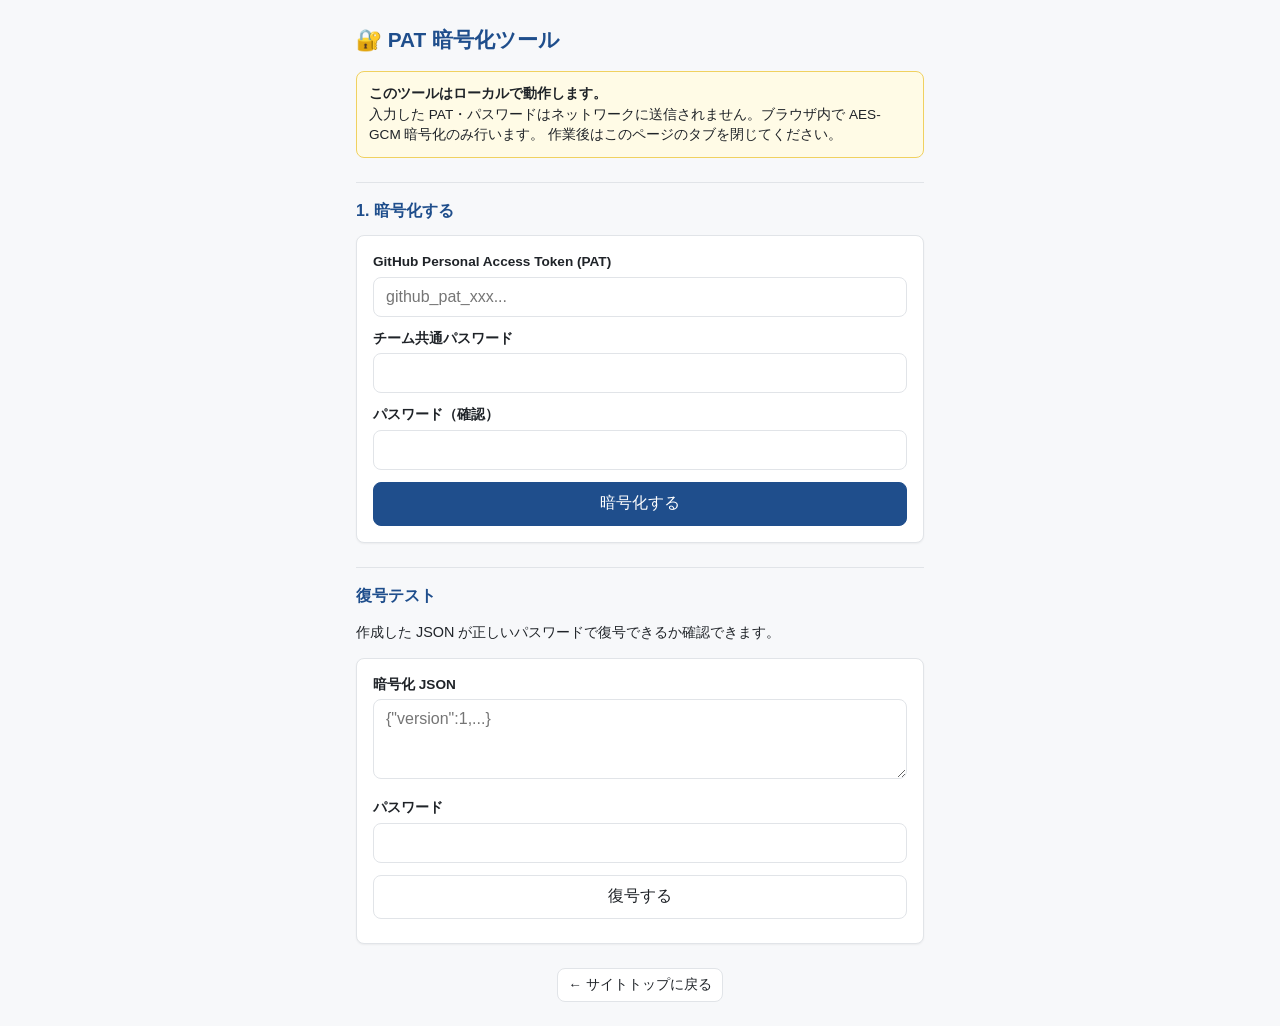
<file: tools/encrypt-pat.html>
<!DOCTYPE html>
<html lang="ja">
<head>
  <meta charset="UTF-8" />
  <meta name="viewport" content="width=device-width, initial-scale=1" />
  <title>PAT暗号化ツール | PTA野球部</title>
  <link rel="stylesheet" href="../css/style.css?v=9" />
  <style>
    body { background: var(--color-bg); }
    .tool-main { max-width: 600px; margin: 0 auto; padding: 24px 16px; }
    .tool-main h1 { font-size: 1.3rem; margin: 0 0 16px; color: var(--color-primary); }
    .note {
      background: #fffbe6;
      border: 1px solid #f0d160;
      border-radius: var(--radius);
      padding: 12px;
      font-size: .85rem;
      margin-bottom: 16px;
    }
    .output {
      background: #1f2328;
      color: #e6edf3;
      padding: 12px;
      border-radius: var(--radius);
      font-family: ui-monospace, SFMono-Regular, Menlo, Consolas, monospace;
      font-size: .85rem;
      white-space: pre-wrap;
      word-break: break-all;
      margin-top: 12px;
      max-height: 240px;
      overflow: auto;
    }
    .step { margin: 24px 0; padding-top: 16px; border-top: 1px solid var(--color-border); }
    .step:first-of-type { border-top: none; padding-top: 0; }
    .step h2 { font-size: 1rem; margin: 0 0 12px; color: var(--color-primary); }
  </style>
</head>
<body>
  <main class="tool-main">
    <h1>🔐 PAT 暗号化ツール</h1>

    <div class="note">
      <strong>このツールはローカルで動作します。</strong><br>
      入力した PAT・パスワードはネットワークに送信されません。ブラウザ内で AES-GCM 暗号化のみ行います。
      作業後はこのページのタブを閉じてください。
    </div>

    <div class="step">
      <h2>1. 暗号化する</h2>
      <div class="card">
        <form id="encrypt-form">
          <div class="field">
            <label class="field-label" for="pat">GitHub Personal Access Token (PAT)</label>
            <input id="pat" class="field-input" type="password" autocomplete="off" placeholder="github_pat_xxx..." required />
          </div>
          <div class="field">
            <label class="field-label" for="password">チーム共通パスワード</label>
            <input id="password" class="field-input" type="password" autocomplete="new-password" required />
          </div>
          <div class="field">
            <label class="field-label" for="password2">パスワード（確認）</label>
            <input id="password2" class="field-input" type="password" autocomplete="new-password" required />
          </div>
          <button class="btn btn-primary btn-block" type="submit">暗号化する</button>
        </form>
        <div id="enc-error" style="color:var(--color-danger);font-size:.85rem;margin-top:8px;display:none"></div>
      </div>
    </div>

    <div class="step" id="output-step" style="display:none">
      <h2>2. 結果を保存する</h2>
      <p style="font-size:.9rem">下記の JSON をコピーして、リポジトリ直下に <code>encrypted-pat.json</code> という名前で保存してください。</p>
      <div class="output" id="output"></div>
      <div style="display:flex;gap:8px;margin-top:8px">
        <button class="btn btn-block" id="copy-btn">📋 コピー</button>
        <button class="btn btn-block" id="download-btn">💾 ダウンロード</button>
      </div>
    </div>

    <div class="step">
      <h2>復号テスト</h2>
      <p style="font-size:.9rem">作成した JSON が正しいパスワードで復号できるか確認できます。</p>
      <div class="card">
        <form id="decrypt-form">
          <div class="field">
            <label class="field-label" for="dec-json">暗号化 JSON</label>
            <textarea id="dec-json" class="field-textarea" required placeholder='{"version":1,...}'></textarea>
          </div>
          <div class="field">
            <label class="field-label" for="dec-password">パスワード</label>
            <input id="dec-password" class="field-input" type="password" autocomplete="off" required />
          </div>
          <button class="btn btn-block" type="submit">復号する</button>
        </form>
        <div id="dec-result" style="margin-top:8px;font-family:monospace;font-size:.85rem"></div>
      </div>
    </div>

    <div style="margin-top:24px;text-align:center">
      <a href="../index.html" class="btn btn-sm">← サイトトップに戻る</a>
    </div>
  </main>

  <script>
    // 暗号化処理を内蔵（ローカルファイルでもダブルクリックで動作するように）
    const PBKDF2_ITERATIONS = 200000;
    const KEY_BITS = 256;
    const SALT_BYTES = 16;
    const IV_BYTES = 12;
    const enc = new TextEncoder();
    const dec = new TextDecoder();

    function bytesToBase64(bytes) {
      let binary = '';
      for (let i = 0; i < bytes.length; i++) binary += String.fromCharCode(bytes[i]);
      return btoa(binary);
    }
    function base64ToBytes(b64) {
      const binary = atob(b64);
      const bytes = new Uint8Array(binary.length);
      for (let i = 0; i < binary.length; i++) bytes[i] = binary.charCodeAt(i);
      return bytes;
    }
    async function deriveKey(password, salt) {
      const baseKey = await crypto.subtle.importKey(
        'raw', enc.encode(password), { name: 'PBKDF2' }, false, ['deriveKey']
      );
      return crypto.subtle.deriveKey(
        { name: 'PBKDF2', salt, iterations: PBKDF2_ITERATIONS, hash: 'SHA-256' },
        baseKey,
        { name: 'AES-GCM', length: KEY_BITS },
        false,
        ['encrypt', 'decrypt']
      );
    }
    async function encryptPAT(pat, password) {
      const salt = crypto.getRandomValues(new Uint8Array(SALT_BYTES));
      const iv = crypto.getRandomValues(new Uint8Array(IV_BYTES));
      const key = await deriveKey(password, salt);
      const ciphertext = await crypto.subtle.encrypt(
        { name: 'AES-GCM', iv }, key, enc.encode(pat)
      );
      return {
        version: 1,
        algo: 'AES-GCM/PBKDF2-SHA256',
        iterations: PBKDF2_ITERATIONS,
        salt: bytesToBase64(salt),
        iv: bytesToBase64(iv),
        ciphertext: bytesToBase64(new Uint8Array(ciphertext)),
      };
    }
    async function decryptPAT(encrypted, password) {
      const salt = base64ToBytes(encrypted.salt);
      const iv = base64ToBytes(encrypted.iv);
      const ciphertext = base64ToBytes(encrypted.ciphertext);
      const key = await deriveKey(password, salt);
      try {
        const plaintext = await crypto.subtle.decrypt({ name: 'AES-GCM', iv }, key, ciphertext);
        return dec.decode(plaintext);
      } catch (e) {
        throw new Error('パスワードが違います');
      }
    }

    let lastJson = null;

    document.getElementById('encrypt-form').addEventListener('submit', async (e) => {
      e.preventDefault();
      const errEl = document.getElementById('enc-error');
      errEl.style.display = 'none';
      const pat = document.getElementById('pat').value.trim();
      const pw1 = document.getElementById('password').value;
      const pw2 = document.getElementById('password2').value;
      if (pw1 !== pw2) {
        errEl.textContent = 'パスワードが一致しません';
        errEl.style.display = 'block';
        return;
      }
      if (pw1.length < 6) {
        errEl.textContent = 'パスワードは6文字以上にしてください';
        errEl.style.display = 'block';
        return;
      }
      try {
        const result = await encryptPAT(pat, pw1);
        lastJson = JSON.stringify(result, null, 2);
        document.getElementById('output').textContent = lastJson;
        document.getElementById('output-step').style.display = 'block';
        document.getElementById('output-step').scrollIntoView({ behavior: 'smooth' });
      } catch (err) {
        errEl.textContent = '暗号化エラー: ' + err.message;
        errEl.style.display = 'block';
      }
    });

    document.getElementById('copy-btn').addEventListener('click', async () => {
      if (!lastJson) return;
      try {
        await navigator.clipboard.writeText(lastJson);
        const btn = document.getElementById('copy-btn');
        const t = btn.textContent;
        btn.textContent = '✓ コピーしました';
        setTimeout(() => (btn.textContent = t), 1500);
      } catch (e) {
        alert('コピーに失敗しました。手動でコピーしてください。');
      }
    });

    document.getElementById('download-btn').addEventListener('click', () => {
      if (!lastJson) return;
      const blob = new Blob([lastJson], { type: 'application/json' });
      const url = URL.createObjectURL(blob);
      const a = document.createElement('a');
      a.href = url;
      a.download = 'encrypted-pat.json';
      a.click();
      URL.revokeObjectURL(url);
    });

    document.getElementById('decrypt-form').addEventListener('submit', async (e) => {
      e.preventDefault();
      const result = document.getElementById('dec-result');
      result.style.color = 'inherit';
      result.textContent = '復号中...';
      try {
        const json = JSON.parse(document.getElementById('dec-json').value);
        const pw = document.getElementById('dec-password').value;
        const pat = await decryptPAT(json, pw);
        result.style.color = 'var(--color-success)';
        result.textContent = '✓ 成功: ' + pat.slice(0, 12) + '...（先頭のみ表示）';
      } catch (err) {
        result.style.color = 'var(--color-danger)';
        result.textContent = '✗ 失敗: ' + err.message;
      }
    });
  </script>
</body>
</html>
</file>
<file: css/style.css>
:root {
  --color-primary: #1f4e8c;
  --color-primary-dark: #163865;
  --color-accent: #d4a017;
  --color-bg: #f7f8fa;
  --color-surface: #ffffff;
  --color-border: #e1e4e8;
  --color-text: #1f2328;
  --color-text-muted: #656d76;
  --color-success: #2da44e;
  --color-danger: #cf222e;
  --color-warning: #bf8700;

  --radius: 8px;
  --shadow-sm: 0 1px 2px rgba(0, 0, 0, 0.05);
  --shadow-md: 0 2px 8px rgba(0, 0, 0, 0.08);

  --nav-height: 60px;
  --header-height: 56px;
  --max-width: 720px;
}

* {
  box-sizing: border-box;
}

html, body {
  margin: 0;
  padding: 0;
  font-family: -apple-system, BlinkMacSystemFont, "Hiragino Sans", "Yu Gothic UI", "Meiryo", sans-serif;
  font-size: 16px;
  line-height: 1.5;
  color: var(--color-text);
  background: var(--color-bg);
}

a {
  color: var(--color-primary);
  text-decoration: none;
}
a:hover { text-decoration: underline; }

button {
  font-family: inherit;
  font-size: 1rem;
  cursor: pointer;
}

input, select, textarea {
  font-family: inherit;
  font-size: 1rem;
}

/* ========== Header ========== */
.app-header {
  position: sticky;
  top: 0;
  height: var(--header-height);
  background: var(--color-primary);
  color: #fff;
  display: flex;
  align-items: center;
  justify-content: space-between;
  padding: 0 16px;
  z-index: 50;
  box-shadow: var(--shadow-sm);
}
.app-header h1 {
  font-size: 1rem;
  font-weight: 600;
  margin: 0;
  white-space: nowrap;
  overflow: hidden;
  text-overflow: ellipsis;
}
.app-header .header-status {
  font-size: 0.8rem;
  opacity: 0.9;
}

/* ========== Main ========== */
.app-main {
  max-width: var(--max-width);
  margin: 0 auto;
  padding: 16px;
  padding-bottom: calc(var(--nav-height) + 24px);
}

.section-title {
  font-size: 1.1rem;
  font-weight: 600;
  margin: 0 0 12px;
  padding-bottom: 6px;
  border-bottom: 2px solid var(--color-primary);
}

/* ========== Bottom Navigation ========== */
.app-nav {
  position: fixed;
  bottom: 0;
  left: 0;
  right: 0;
  height: var(--nav-height);
  background: var(--color-surface);
  border-top: 1px solid var(--color-border);
  display: flex;
  z-index: 50;
}
.app-nav a {
  flex: 1;
  display: flex;
  flex-direction: column;
  align-items: center;
  justify-content: center;
  text-decoration: none;
  color: var(--color-text-muted);
  font-size: 0.75rem;
  gap: 2px;
}
.app-nav a.active { color: var(--color-primary); font-weight: 600; }
.app-nav .nav-icon { font-size: 1.4rem; line-height: 1; }

/* ========== Cards ========== */
.card {
  background: var(--color-surface);
  border: 1px solid var(--color-border);
  border-radius: var(--radius);
  padding: 16px;
  margin-bottom: 12px;
  box-shadow: var(--shadow-sm);
}
.card-title {
  font-size: 1rem;
  font-weight: 600;
  margin: 0 0 8px;
}
.card-meta {
  font-size: 0.85rem;
  color: var(--color-text-muted);
  margin-bottom: 8px;
}

/* ========== Buttons ========== */
.btn {
  display: inline-flex;
  align-items: center;
  justify-content: center;
  gap: 6px;
  border: 1px solid var(--color-border);
  background: var(--color-surface);
  color: var(--color-text);
  padding: 10px 16px;
  border-radius: var(--radius);
  font-weight: 500;
  min-height: 44px;
}
.btn:hover { background: #f3f4f6; }
.btn-primary {
  background: var(--color-primary);
  color: #fff;
  border-color: var(--color-primary);
}
.btn-primary:hover { background: var(--color-primary-dark); }
.btn-accent {
  background: var(--color-accent);
  color: #fff;
  border-color: var(--color-accent);
}
.btn-danger {
  background: var(--color-surface);
  color: var(--color-danger);
  border-color: var(--color-danger);
}
.btn-block { width: 100%; }
.btn-sm { padding: 6px 10px; min-height: 32px; font-size: 0.85rem; }
.btn:disabled { opacity: 0.5; cursor: not-allowed; }

/* ========== Forms ========== */
.field {
  display: block;
  margin-bottom: 12px;
}
.field-label {
  display: block;
  font-size: 0.85rem;
  font-weight: 600;
  margin-bottom: 4px;
  color: var(--color-text);
}
.field-input,
.field-select,
.field-textarea {
  width: 100%;
  padding: 10px 12px;
  border: 1px solid var(--color-border);
  border-radius: var(--radius);
  background: var(--color-surface);
}
.field-input:focus,
.field-select:focus,
.field-textarea:focus {
  outline: 2px solid var(--color-primary);
  outline-offset: -1px;
}
.field-textarea { min-height: 80px; resize: vertical; }
.field-row {
  display: flex;
  gap: 8px;
}
.field-row .field { flex: 1; }

/* ========== Hero (top page) ========== */
.hero {
  background: linear-gradient(135deg, var(--color-primary), var(--color-primary-dark));
  color: #fff;
  padding: 32px 20px;
  border-radius: var(--radius);
  margin-bottom: 16px;
  text-align: center;
}
.hero h2 { margin: 0 0 8px; font-size: 1.4rem; }
.hero p { margin: 0; opacity: 0.95; font-size: 0.95rem; }

/* ========== Result Badge ========== */
.badge {
  display: inline-block;
  padding: 2px 8px;
  border-radius: 12px;
  font-size: 0.75rem;
  font-weight: 600;
}
.badge-win { background: #ddf4e2; color: var(--color-success); }
.badge-lose { background: #ffebe9; color: var(--color-danger); }
.badge-draw { background: #f0f0f0; color: var(--color-text-muted); }

/* ========== Score ========== */
.score-line {
  display: flex;
  align-items: center;
  justify-content: space-between;
  font-size: 1.1rem;
  margin: 8px 0;
}
.score-line .vs { color: var(--color-text-muted); font-size: 0.85rem; }
.score-num {
  font-size: 1.6rem;
  font-weight: 700;
  font-variant-numeric: tabular-nums;
}

/* ========== Modal ========== */
.modal-backdrop {
  position: fixed;
  inset: 0;
  background: rgba(0, 0, 0, 0.5);
  display: none;
  align-items: center;
  justify-content: center;
  z-index: 100;
  padding: 16px;
}
.modal-backdrop.open { display: flex; }
.modal {
  background: var(--color-surface);
  border-radius: var(--radius);
  width: 100%;
  max-width: 420px;
  max-height: 90vh;
  overflow: auto;
  padding: 20px;
  box-shadow: var(--shadow-md);
}
.modal h3 {
  margin: 0 0 12px;
  font-size: 1.1rem;
}
.modal-actions {
  display: flex;
  gap: 8px;
  margin-top: 16px;
}
.modal-actions .btn { flex: 1; }

/* ========== Attendance ========== */
.attendance-grid {
  display: grid;
  grid-template-columns: 1fr auto;
  gap: 8px 12px;
  align-items: center;
}
.attendance-grid .name { font-size: 0.95rem; }
.attendance-buttons {
  display: flex;
  gap: 4px;
}
.att-btn {
  width: 36px;
  height: 36px;
  border-radius: 50%;
  border: 1px solid var(--color-border);
  background: var(--color-surface);
  font-size: 1rem;
  display: inline-flex;
  align-items: center;
  justify-content: center;
}
.att-btn.active-yes { background: var(--color-success); color: #fff; border-color: var(--color-success); }
.att-btn.active-maybe { background: var(--color-warning); color: #fff; border-color: var(--color-warning); }
.att-btn.active-no { background: var(--color-danger); color: #fff; border-color: var(--color-danger); }

/* ========== Empty ========== */
.empty {
  text-align: center;
  padding: 32px 16px;
  color: var(--color-text-muted);
  font-size: 0.9rem;
}

/* ========== Stats Table ========== */
.stats-table {
  width: 100%;
  border-collapse: collapse;
  font-size: 0.9rem;
}
.stats-table th, .stats-table td {
  padding: 6px 8px;
  text-align: right;
  border-bottom: 1px solid var(--color-border);
}
.stats-table th:first-child, .stats-table td:first-child {
  text-align: left;
}
.stats-table th {
  background: #f6f8fa;
  font-weight: 600;
}

/* ========== Toast ========== */
.toast {
  position: fixed;
  bottom: calc(var(--nav-height) + 16px);
  left: 50%;
  transform: translateX(-50%);
  background: rgba(0, 0, 0, 0.85);
  color: #fff;
  padding: 10px 16px;
  border-radius: var(--radius);
  font-size: 0.9rem;
  z-index: 200;
  opacity: 0;
  transition: opacity 0.2s;
  pointer-events: none;
  max-width: 90%;
}
.toast.show { opacity: 1; }
.toast.error { background: var(--color-danger); }
.toast.success { background: var(--color-success); }

/* ========== Loading ========== */
.loading {
  text-align: center;
  padding: 24px;
  color: var(--color-text-muted);
}

/* ========== Action bar ========== */
.action-bar {
  display: flex;
  justify-content: flex-end;
  margin-bottom: 12px;
}

/* ========== Tabs ========== */
.tabs {
  display: flex;
  gap: 4px;
  margin-bottom: 12px;
  border-bottom: 1px solid var(--color-border);
}
.tab {
  padding: 8px 16px;
  background: none;
  border: none;
  color: var(--color-text-muted);
  border-bottom: 2px solid transparent;
  font-weight: 500;
}
.tab.active {
  color: var(--color-primary);
  border-bottom-color: var(--color-primary);
}

/* ========== Photos ========== */
.photo-grid {
  display: grid;
  grid-template-columns: repeat(3, 1fr);
  gap: 4px;
  margin-top: 12px;
}
.photo-thumb {
  position: relative;
  aspect-ratio: 1 / 1;
  overflow: hidden;
  border-radius: 6px;
  background: #f0f0f0;
  cursor: pointer;
}
.photo-thumb img {
  width: 100%;
  height: 100%;
  object-fit: cover;
  display: block;
  transition: transform 0.2s;
}
.photo-thumb:hover img { transform: scale(1.04); }

.photo-grid-edit {
  display: grid;
  grid-template-columns: repeat(3, 1fr);
  gap: 6px;
  margin-bottom: 6px;
}
.photo-grid-edit:empty { display: none; }
.photo-edit-thumb {
  position: relative;
  aspect-ratio: 1 / 1;
  overflow: hidden;
  border-radius: 6px;
  background: #f0f0f0;
}
.photo-edit-thumb img {
  width: 100%;
  height: 100%;
  object-fit: cover;
  display: block;
}
.photo-remove-btn {
  position: absolute;
  top: 4px;
  right: 4px;
  width: 24px;
  height: 24px;
  border-radius: 50%;
  background: rgba(0, 0, 0, 0.7);
  color: #fff;
  border: none;
  font-size: 16px;
  line-height: 1;
  cursor: pointer;
  display: flex;
  align-items: center;
  justify-content: center;
  padding: 0;
}
.photo-remove-btn:hover { background: var(--color-danger); }

/* ========== Lightbox ========== */
.lightbox {
  position: fixed;
  inset: 0;
  background: rgba(0, 0, 0, 0.92);
  display: none;
  align-items: center;
  justify-content: center;
  z-index: 200;
  padding: 16px;
}
.lightbox.open { display: flex; }
.lightbox-img {
  max-width: 100%;
  max-height: 85vh;
  object-fit: contain;
}
.lightbox-close,
.lightbox-prev,
.lightbox-next {
  position: absolute;
  background: rgba(255, 255, 255, 0.15);
  color: #fff;
  border: none;
  border-radius: 50%;
  width: 44px;
  height: 44px;
  font-size: 24px;
  line-height: 1;
  cursor: pointer;
  display: flex;
  align-items: center;
  justify-content: center;
  padding: 0;
}
.lightbox-close { top: 16px; right: 16px; font-size: 28px; }
.lightbox-prev { left: 16px; top: 50%; transform: translateY(-50%); }
.lightbox-next { right: 16px; top: 50%; transform: translateY(-50%); }
.lightbox-close:hover,
.lightbox-prev:hover,
.lightbox-next:hover { background: rgba(255, 255, 255, 0.3); }
.lightbox-caption {
  position: absolute;
  bottom: 16px;
  left: 50%;
  transform: translateX(-50%);
  color: #fff;
  background: rgba(0, 0, 0, 0.5);
  padding: 6px 16px;
  border-radius: 16px;
  font-size: 0.85rem;
  white-space: nowrap;
}

/* ========== Scoreboard (input) ========== */
.home-toggle {
  display: flex;
  align-items: center;
  margin-bottom: 8px;
  gap: 6px;
  flex-wrap: wrap;
}
.ht-btn {
  padding: 6px 12px;
  border: 1px solid var(--color-border);
  background: var(--color-surface);
  border-radius: 6px;
  font-size: 0.85rem;
  cursor: pointer;
  font-weight: 500;
}
.ht-btn.active {
  background: var(--color-primary);
  color: #fff;
  border-color: var(--color-primary);
}
.scoreboard-wrapper {
  overflow-x: auto;
  -webkit-overflow-scrolling: touch;
  border: 1px solid var(--color-border);
  border-radius: 6px;
  background: var(--color-surface);
}
table.scoreboard {
  border-collapse: collapse;
  font-size: 0.9rem;
  font-variant-numeric: tabular-nums;
  width: max-content;
  min-width: 100%;
}
table.scoreboard th, table.scoreboard td {
  border: 1px solid var(--color-border);
  text-align: center;
  padding: 0;
  min-width: 36px;
  height: 36px;
}
table.scoreboard th {
  background: #f6f8fa;
  font-weight: 600;
  font-size: 0.8rem;
  color: var(--color-text-muted);
}
table.scoreboard th:first-child, table.scoreboard td:first-child {
  text-align: center;
  background: #f6f8fa;
  font-weight: 700;
  font-size: 0.85rem;
  position: sticky;
  left: 0;
  z-index: 1;
  min-width: 56px;
}
table.scoreboard input.inning-cell {
  width: 100%;
  height: 100%;
  text-align: center;
  border: none;
  background: transparent;
  padding: 0;
  font-size: 0.95rem;
  font-variant-numeric: tabular-nums;
  font-weight: 500;
  -moz-appearance: textfield;
}
table.scoreboard input.inning-cell::-webkit-outer-spin-button,
table.scoreboard input.inning-cell::-webkit-inner-spin-button {
  -webkit-appearance: none;
  margin: 0;
}
table.scoreboard input.inning-cell:focus {
  outline: 2px solid var(--color-primary);
  outline-offset: -2px;
}
table.scoreboard .total {
  background: var(--color-primary);
  color: #fff;
  font-weight: 700;
  font-size: 1rem;
  min-width: 44px;
}
table.scoreboard tr.us-row td:first-child {
  background: #dde9f6;
  color: var(--color-primary);
}

/* ========== Scoreboard (card display) ========== */
.scoreboard-display {
  margin: 10px -4px 6px;
  overflow-x: auto;
  -webkit-overflow-scrolling: touch;
}
.scoreboard-display table {
  border-collapse: collapse;
  width: max-content;
  min-width: 100%;
  font-size: 0.85rem;
  font-variant-numeric: tabular-nums;
}
.scoreboard-display th,
.scoreboard-display td {
  border: 1px solid var(--color-border);
  text-align: center;
  padding: 4px 6px;
  min-width: 26px;
}
.scoreboard-display th {
  background: #f6f8fa;
  font-weight: 600;
  font-size: 0.75rem;
  color: var(--color-text-muted);
}
.scoreboard-display .team-name {
  text-align: left;
  font-weight: 600;
  background: #f6f8fa;
  white-space: nowrap;
  min-width: 56px;
  font-size: 0.8rem;
}
.scoreboard-display .total {
  background: var(--color-primary);
  color: #fff;
  font-weight: 700;
  min-width: 36px;
}
.scoreboard-display tr.us-row .team-name {
  background: #dde9f6;
  color: var(--color-primary);
}

/* ========== Stats Entry Modal ========== */
.stats-modal {
  max-width: 540px;
  width: 100%;
  display: flex;
  flex-direction: column;
}
.stats-list {
  flex: 1;
  overflow: auto;
  margin: 0 -4px;
  padding: 0 4px;
}
.stats-member-card {
  border: 1px solid var(--color-border);
  border-radius: 8px;
  margin-bottom: 8px;
  overflow: hidden;
}
.stats-member-header {
  width: 100%;
  background: var(--color-surface);
  border: none;
  padding: 14px 12px;
  display: grid;
  grid-template-columns: minmax(0, 1fr) auto;
  grid-template-rows: auto auto;
  gap: 4px 8px;
  align-items: center;
  font-size: 0.95rem;
  cursor: pointer;
  text-align: left;
}
.stats-member-header:hover { background: #f6f8fa; }
.stats-member-name {
  font-weight: 600;
  display: flex;
  align-items: center;
  gap: 6px;
}
.stats-member-name .num-badge {
  background: var(--color-primary);
  color: #fff;
  padding: 2px 7px;
  border-radius: 10px;
  font-size: 0.75rem;
  font-weight: 600;
}
.stats-member-summary {
  grid-column: 1 / 2;
  font-size: 0.8rem;
  color: var(--color-text-muted);
}
.stats-member-toggle {
  grid-row: 1 / 3;
  grid-column: 2 / 3;
  font-size: 0.85rem;
  color: var(--color-text-muted);
  transition: transform 0.2s;
}
.stats-member-card.expanded .stats-member-toggle { transform: rotate(180deg); }
.stats-member-body {
  display: none;
  padding: 4px 12px 12px;
  background: #fafbfc;
  border-top: 1px solid var(--color-border);
}
.stats-member-card.expanded .stats-member-body { display: block; }
.stats-section h5 {
  margin: 12px 0 4px;
  font-size: 0.85rem;
  color: var(--color-primary);
  font-weight: 600;
}
.stat-row {
  display: grid;
  grid-template-columns: 1fr auto;
  align-items: center;
  padding: 6px 0;
  gap: 8px;
}
.stat-label {
  font-size: 0.95rem;
}
.stat-controls {
  display: flex;
  align-items: center;
  gap: 10px;
}
.stat-btn {
  width: 40px;
  height: 40px;
  border-radius: 50%;
  border: 1px solid var(--color-border);
  background: var(--color-surface);
  font-size: 1.4rem;
  font-weight: bold;
  cursor: pointer;
  padding: 0;
  display: flex;
  align-items: center;
  justify-content: center;
  user-select: none;
  -webkit-tap-highlight-color: transparent;
}
.stat-btn:active {
  background: var(--color-primary);
  color: #fff;
  border-color: var(--color-primary);
  transform: scale(0.95);
}
.stat-btn-plus:active {
  background: var(--color-success);
  border-color: var(--color-success);
}
.stat-value {
  min-width: 32px;
  text-align: center;
  font-variant-numeric: tabular-nums;
  font-weight: 600;
  font-size: 1.05rem;
}
.decision-buttons {
  display: flex;
  gap: 6px;
}
.dec-btn {
  min-width: 44px;
  height: 36px;
  border-radius: 6px;
  border: 1px solid var(--color-border);
  background: var(--color-surface);
  font-size: 0.9rem;
  font-weight: 600;
  cursor: pointer;
  padding: 0 10px;
}
.dec-btn:active { transform: scale(0.95); }
.dec-btn.active-win { background: var(--color-success); color: #fff; border-color: var(--color-success); }
.dec-btn.active-loss { background: var(--color-danger); color: #fff; border-color: var(--color-danger); }
.dec-btn.active-none { background: var(--color-text-muted); color: #fff; border-color: var(--color-text-muted); }

/* ========== Plays Modal (打席記録) ========== */
.plays-modal {
  max-width: 560px;
  width: 100%;
  max-height: 96vh;
  height: 96vh;
  display: flex;
  flex-direction: column;
  overflow: hidden; /* override .modal の overflow:auto。中身でスクロール */
  padding: 14px;
}
.plays-modal > h3,
.plays-modal > .card-meta,
.plays-modal > .play-tabs,
.plays-modal > .modal-actions {
  flex-shrink: 0;
}
.play-tabs {
  display: flex;
  gap: 4px;
  margin-bottom: 12px;
  border-bottom: 1px solid var(--color-border);
}
.play-tab {
  padding: 10px 16px;
  background: none;
  border: none;
  color: var(--color-text-muted);
  border-bottom: 2px solid transparent;
  font-weight: 500;
  font-size: 0.95rem;
  cursor: pointer;
}
.play-tab.active {
  color: var(--color-primary);
  border-bottom-color: var(--color-primary);
  font-weight: 600;
}
.play-tab-content {
  flex: 1;
  min-height: 0;
}
#tab-lineup {
  overflow-y: auto;
}
#tab-offense,
#tab-defense {
  flex-direction: column; /* 表示時に display:flex のとき効く */
  overflow: hidden;
}
.play-entry {
  flex-shrink: 0;
}
.play-entry.collapsed {
  display: none;
}
.entry-toggle {
  width: 100%;
  background: #f6f8fa;
  border: 1px solid var(--color-border);
  border-radius: 6px;
  padding: 8px 12px;
  font-size: 0.8rem;
  color: var(--color-text-muted);
  cursor: pointer;
  margin-bottom: 8px;
  text-align: left;
  font-weight: 500;
  flex-shrink: 0;
}
.entry-toggle:hover {
  background: #eef4fb;
  color: var(--color-primary);
  border-color: var(--color-primary);
}
.entry-bottom-bar {
  display: flex;
  gap: 8px;
  align-items: center;
  margin-top: 6px;
}
.entry-bottom-bar .btn-primary {
  min-height: 48px;
  font-weight: 700;
  font-size: 1rem;
}
.entry-bottom-bar .btn-primary:disabled {
  opacity: 0.4;
}
.plays-list-title {
  flex-shrink: 0;
  margin: 10px 0 6px;
  font-size: 0.85rem;
  color: var(--color-text-muted);
}
.plays-list-scroll {
  flex: 1;
  min-height: 0;
  overflow-y: auto;
  margin: 0 -4px;
  padding: 0 4px;
}

/* 打順リスト */
.lineup-list {
  display: flex;
  flex-direction: column;
  gap: 6px;
}
.lineup-row {
  background: var(--color-surface);
  border: 1px solid var(--color-border);
  border-radius: 6px;
  padding: 8px;
}
.lineup-row-main {
  display: grid;
  grid-template-columns: 32px 1fr auto;
  align-items: center;
  gap: 8px;
}
.lineup-row-position {
  display: flex;
  align-items: center;
  gap: 8px;
  margin-top: 6px;
  padding-left: 40px;
}
.lineup-pos-label {
  font-size: 0.75rem;
  color: var(--color-text-muted);
}
.lineup-pos-select {
  flex: 1;
  padding: 4px 8px;
  border: 1px solid var(--color-border);
  border-radius: 4px;
  background: var(--color-surface);
  font-size: 0.85rem;
}
.lineup-pos {
  font-weight: 700;
  color: var(--color-primary);
  font-size: 1rem;
  text-align: center;
  background: #eef4fb;
  border-radius: 50%;
  width: 28px;
  height: 28px;
  display: flex;
  align-items: center;
  justify-content: center;
}
.lineup-name {
  font-size: 0.95rem;
  display: flex;
  align-items: center;
  gap: 6px;
}
.num-badge {
  background: var(--color-primary);
  color: #fff;
  padding: 2px 7px;
  border-radius: 10px;
  font-size: 0.75rem;
  font-weight: 600;
}
.lineup-actions {
  display: flex;
  gap: 4px;
}
.lineup-icon-btn {
  width: 32px;
  height: 32px;
  border-radius: 6px;
  border: 1px solid var(--color-border);
  background: var(--color-surface);
  font-size: 0.95rem;
  cursor: pointer;
  padding: 0;
  display: flex;
  align-items: center;
  justify-content: center;
}
.lineup-icon-btn:disabled {
  opacity: 0.3;
  cursor: not-allowed;
}
.member-pool {
  display: flex;
  flex-wrap: wrap;
  gap: 6px;
}
.member-pool-btn {
  padding: 6px 10px;
  border-radius: 16px;
  border: 1px dashed var(--color-border);
  background: var(--color-surface);
  font-size: 0.85rem;
  cursor: pointer;
  display: inline-flex;
  align-items: center;
  gap: 6px;
}
.member-pool-btn:hover {
  background: #eef4fb;
  border-color: var(--color-primary);
}

/* 攻撃タブ */
.play-state {
  background: #eef4fb;
  border-radius: 8px;
  padding: 8px 10px;
  margin-bottom: 8px;
}
.play-state-row {
  display: flex;
  gap: 12px;
  align-items: center;
  flex-wrap: wrap;
}
.play-state-label {
  font-size: 1.1rem;
  font-weight: 700;
  color: var(--color-primary);
}
.play-state-out {
  font-size: 0.9rem;
  color: var(--color-warning);
  font-weight: 600;
}
.play-state-runs {
  font-size: 0.9rem;
  color: var(--color-success);
  font-weight: 600;
}
.batter-info {
  background: var(--color-surface);
  border: 1px solid var(--color-border);
  border-radius: 6px;
  padding: 8px 10px;
  margin-bottom: 8px;
  display: flex;
  align-items: center;
  gap: 8px;
}
.batter-info strong {
  font-size: 1rem;
  display: flex;
  align-items: center;
  gap: 6px;
}
.result-grid {
  display: grid;
  grid-template-columns: repeat(4, 1fr);
  gap: 4px;
  margin-bottom: 8px;
}
.result-btn {
  padding: 10px 2px;
  border-radius: 6px;
  border: 1.5px solid var(--color-border);
  background: var(--color-surface);
  font-size: 0.85rem;
  font-weight: 600;
  cursor: pointer;
  -webkit-tap-highlight-color: transparent;
  min-height: 42px;
}
.result-btn:active { transform: scale(0.96); }
.result-btn.is-out {
  color: var(--color-text-muted);
}
.result-btn.is-onbase {
  color: var(--color-primary);
}
.result-btn.active {
  background: var(--color-primary);
  color: #fff;
  border-color: var(--color-primary);
}
.result-btn.active.is-out {
  background: var(--color-text-muted);
  border-color: var(--color-text-muted);
}
.rbi-controls {
  display: flex;
  align-items: center;
  justify-content: space-between;
  background: #fafbfc;
  padding: 6px 10px;
  border-radius: 8px;
  margin-bottom: 0;
  gap: 8px;
}
.plays-list {
  display: flex;
  flex-direction: column;
  gap: 4px;
}
.play-row {
  display: grid;
  grid-template-columns: 36px 1fr auto auto;
  align-items: center;
  gap: 8px;
  padding: 6px 8px;
  background: #fafbfc;
  border: 1px solid var(--color-border);
  border-radius: 6px;
  font-size: 0.85rem;
}
.play-inning {
  font-weight: 600;
  color: var(--color-primary);
}
.play-result {
  color: var(--color-text);
  font-size: 0.85rem;
}
.play-edit-btn,
.play-del-btn {
  width: 26px;
  height: 26px;
  border-radius: 50%;
  border: 1px solid var(--color-border);
  background: var(--color-surface);
  font-size: 0.75rem;
  cursor: pointer;
  padding: 0;
  display: inline-flex;
  align-items: center;
  justify-content: center;
}
.play-edit-btn:hover { background: var(--color-primary); color: #fff; border-color: var(--color-primary); }
.play-del-btn:hover { background: var(--color-danger); color: #fff; border-color: var(--color-danger); }

.play-row {
  grid-template-columns: 36px 1fr auto auto auto !important;
}

/* 打席編集 / 投手選択ポップアップ */
.play-edit-popup-backdrop {
  position: fixed;
  inset: 0;
  background: rgba(0, 0, 0, 0.6);
  display: flex;
  align-items: center;
  justify-content: center;
  z-index: 150;
  padding: 16px;
}
.play-edit-popup {
  background: var(--color-surface);
  border-radius: var(--radius);
  padding: 16px;
  max-width: 420px;
  width: 100%;
  max-height: 90vh;
  overflow: auto;
  box-shadow: var(--shadow-md);
}
.play-edit-popup h4 {
  margin: 0 0 12px;
  font-size: 1rem;
  color: var(--color-primary);
}
.member-pool-btn.active {
  background: var(--color-primary);
  color: #fff;
  border-color: var(--color-primary);
  border-style: solid;
}

/* ========== Top-page Slideshow ========== */
.slideshow {
  position: relative;
  width: 100%;
  aspect-ratio: 16 / 10;
  overflow: hidden;
  border-radius: var(--radius);
  margin-bottom: 16px;
  background: #1a1a1a;
}
.slideshow:empty { display: none; }
.slide {
  position: absolute;
  inset: 0;
  opacity: 0;
  transition: opacity 0.8s ease;
}
.slide.active { opacity: 1; }
.slide img {
  width: 100%;
  height: 100%;
  object-fit: cover;
  display: block;
}
.slide-caption {
  position: absolute;
  bottom: 0;
  left: 0;
  right: 0;
  background: linear-gradient(transparent, rgba(0, 0, 0, 0.7));
  color: #fff;
  padding: 24px 16px 14px;
  font-size: 0.85rem;
  font-weight: 500;
}
.slide-dots {
  position: absolute;
  bottom: 8px;
  left: 50%;
  transform: translateX(-50%);
  display: flex;
  gap: 6px;
  z-index: 2;
}
.slide-dot {
  width: 7px;
  height: 7px;
  border-radius: 50%;
  background: rgba(255, 255, 255, 0.4);
  border: none;
  padding: 0;
  cursor: pointer;
}
.slide-dot.active { background: rgba(255, 255, 255, 0.9); }

/* ========== Desktop tweaks ========== */
@media (min-width: 720px) {
  .app-main { padding: 24px; }
  .hero { padding: 48px 32px; }
  .hero h2 { font-size: 1.8rem; }
}
</file>
